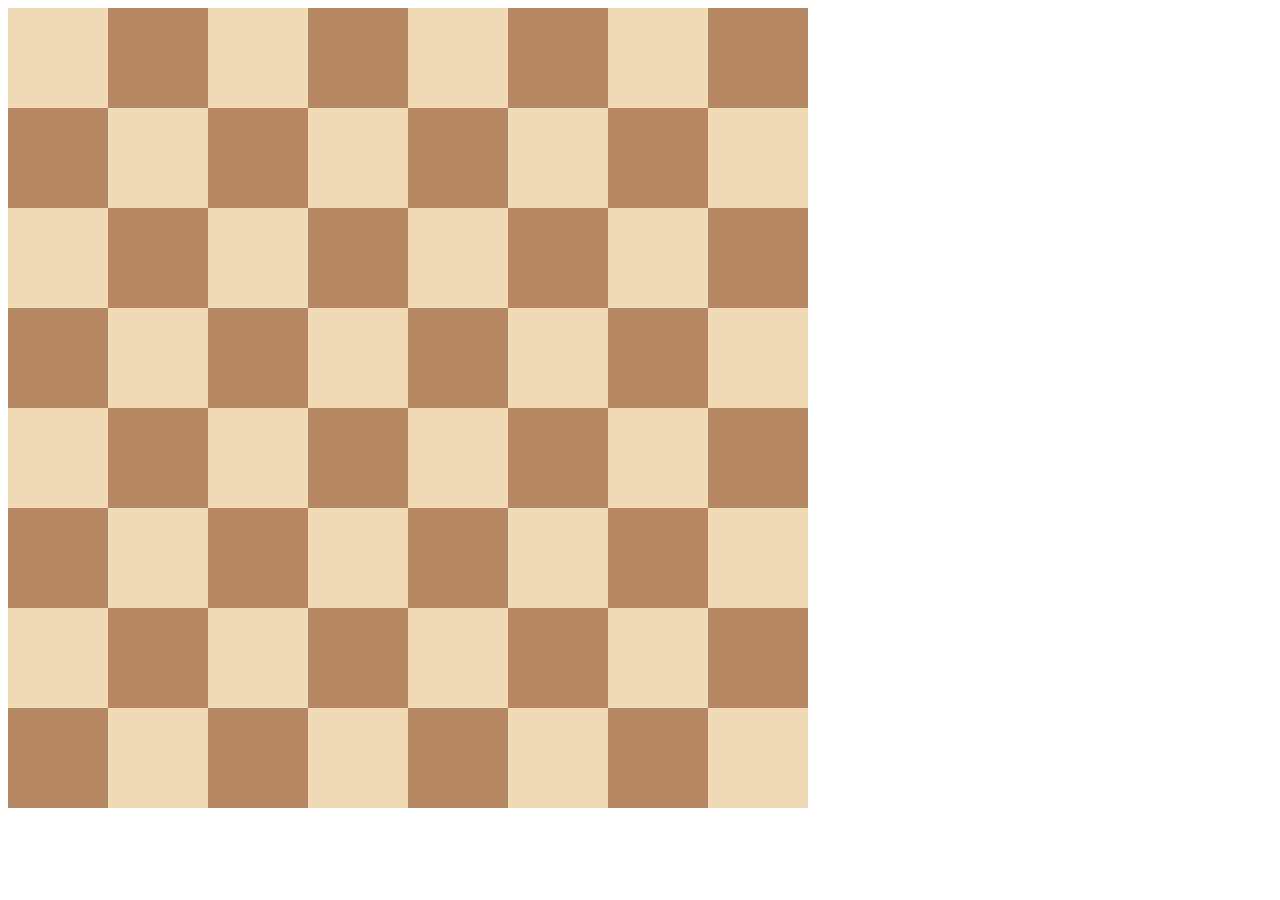
<file: 10.0 Display Grid/index.html>
<!DOCTYPE html>
<html>

<head>
  <title>Chessboard</title>
  <style>

  .container {
    width: 500px;
    display: grid;
    grid-template-columns: 1fr 1fr 1fr 1fr 1fr 1fr 1fr 1fr;
    grid-template-rows: 1fr 1fr 1fr 1fr 1fr 1fr 1fr 1fr;

   

  }

  .white{
    background-color: #f0d9b5;
    height: 100px;
    width: 100px;
  }

  .black{
    height: 100px;
    width: 100px;
    background-color: #b58863;
  }
  
  
  </style>


</head>

<body>
  <div class="container">
    <div class="white"></div>
    <div class="black"></div>
    <div class="white"></div>
    <div class="black"></div>
    <div class="white"></div>
    <div class="black"></div>
    <div class="white"></div>
    <div class="black"></div>
    <div class="black"></div>
    <div class="white"></div>
    <div class="black"></div>
    <div class="white"></div>
    <div class="black"></div>
    <div class="white"></div>
    <div class="black"></div>
    <div class="white"></div>
    <div class="white"></div>
    <div class="black"></div>
    <div class="white"></div>
    <div class="black"></div>
    <div class="white"></div>
    <div class="black"></div>
    <div class="white"></div>
    <div class="black"></div>
    <div class="black"></div>
    <div class="white"></div>
    <div class="black"></div>
    <div class="white"></div>
    <div class="black"></div>
    <div class="white"></div>
    <div class="black"></div>
    <div class="white"></div>
    <div class="white"></div>
    <div class="black"></div>
    <div class="white"></div>
    <div class="black"></div>
    <div class="white"></div>
    <div class="black"></div>
    <div class="white"></div>
    <div class="black"></div>
    <div class="black"></div>
    <div class="white"></div>
    <div class="black"></div>
    <div class="white"></div>
    <div class="black"></div>
    <div class="white"></div>
    <div class="black"></div>
    <div class="white"></div>
    <div class="white"></div>
    <div class="black"></div>
    <div class="white"></div>
    <div class="black"></div>
    <div class="white"></div>
    <div class="black"></div>
    <div class="white"></div>
    <div class="black"></div>
    <div class="black"></div>
    <div class="white"></div>
    <div class="black"></div>
    <div class="white"></div>
    <div class="black"></div>
    <div class="white"></div>
    <div class="black"></div>
    <div class="white"></div>
  </div>
</body>

</html>
</file>
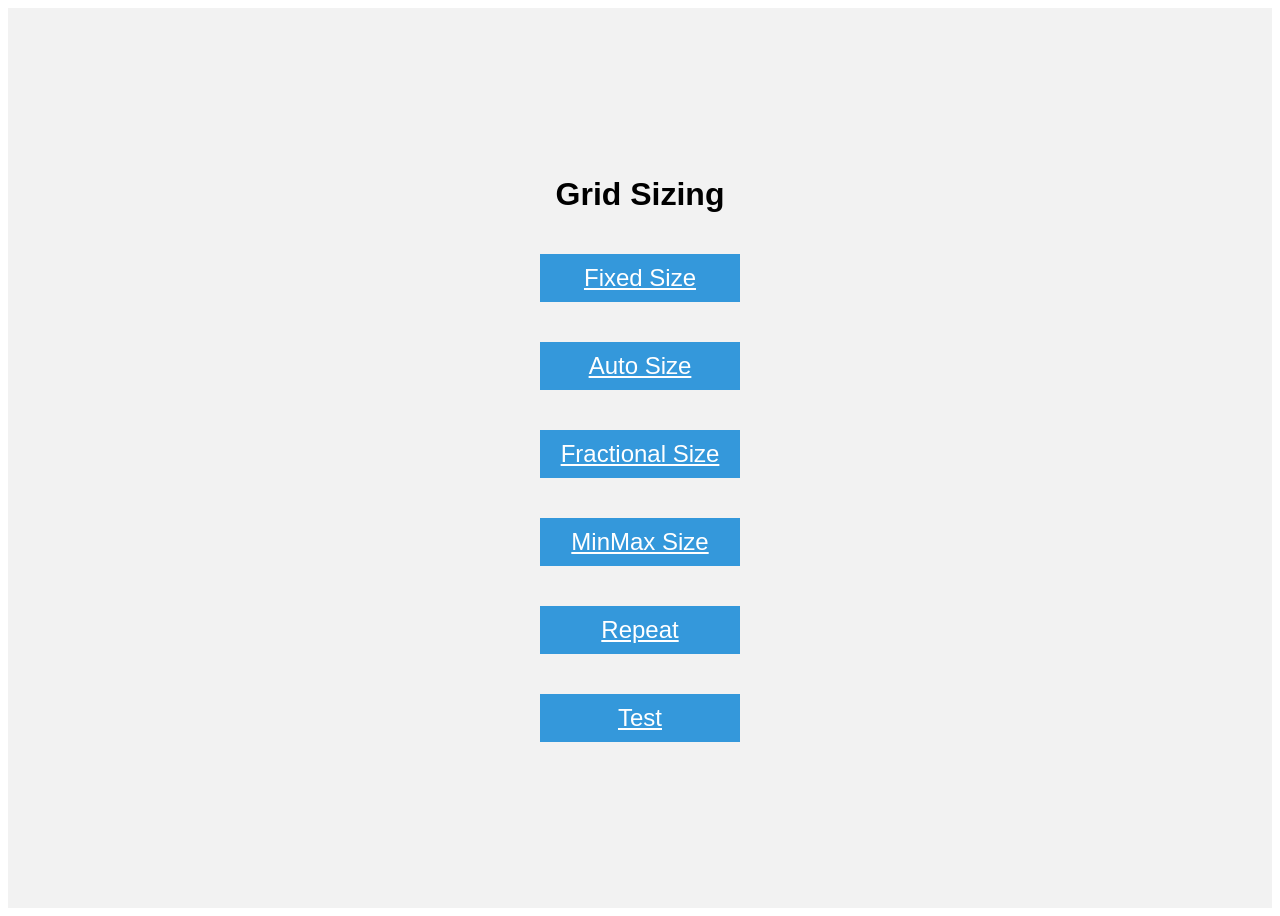
<file: 10.1 Grid Sizing/index.html>
<!DOCTYPE html>
<html lang="en">

<head>
  <meta charset="UTF-8">
  <meta name="google" content="notranslate">
  <meta name="viewport" content="width=device-width, initial-scale=1.0">
  <title>Grid Fundamentals</title>
  <style>
    body {
      font-family: sans-serif;
    }

    .container {
      display: flex;
      justify-content: center;
      align-items: center;
      flex-direction: column;
      height: 100vh;
      background-color: #f2f2f2;
    }

    .item {
      width: 200px;
      margin: 20px;
      background-color: #3498db;
      color: #fff;
      text-align: center;
      line-height: 2;
      font-size: 24px;
    }
  </style>
</head>

<body>
  <div class="container">
    <h1>Grid Sizing</h1>
    <a class="item" href="./fixed-size.html">Fixed Size</a>
    <a class="item" href="./auto-size.html">Auto Size</a>
    <a class="item" href="./fractional-size.html">Fractional Size</a>
    <a class="item" href="./minmax-size.html">MinMax Size</a>
    <a class="item" href="./repeat.html">Repeat</a>
    <a class="item" href="./test.html">Test</a>


  </div>
</body>

</html>
</file>
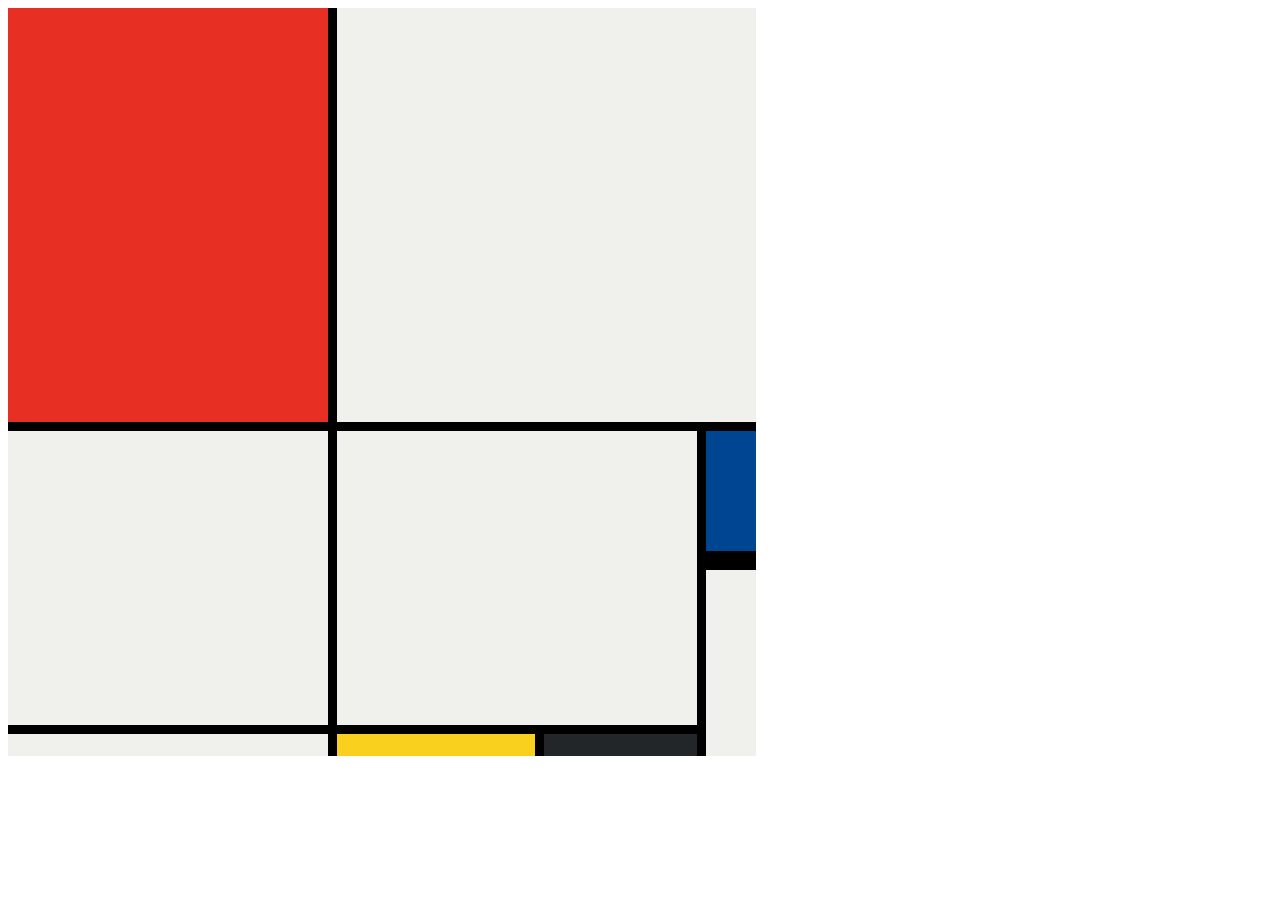
<file: 10.3 Mondrian Project/index.html>
<!DOCTYPE html>
<html lang="en">

<head>
  <meta charset="UTF-8">
  <meta name="viewport" content="width=device-width, initial-scale=1.0">
  <title>Mondrian Project</title>
  <style>
   
    .body {
      display: flex;
      justify-content: center;
      align-items: center;
      height: 100vh;
      margin: 0;
      padding: 0;
    }

    .container {
      height: 748px;
      width: 748px;
      display: grid;
      background-color: #000;
      grid-template-columns: 320px 198px 153px 50px;
      grid-template-rows: 414px 130px 155px 22px;
      gap: 9px;
    }

    .item {
      background-color: #F0F1EC;
    }

    .red {
      background-color: #E72F24;
    }

    .white1 {
      grid-column: span 3;
    }

    .white2 {
      grid-row: span 2;
    }

    .white3 {
      grid-area: 2 / 2 / 4 /4
    }

    .blue {
      background-color: #004592;
      border-bottom: 10px solid #000;
    }

    .white4 {
      grid-row: span 2;
    }

    .yellow {
      background-color: #F9D01E;
    }

    .black {
      background-color: #232629;
    }
  </style>
</head>

<body>
  

  <div class="container">
    <div class="item red"></div>
    <div class="item white1"></div>
    <div class="item white2"></div>
    <div class="item white3"></div>

    <div class="item blue"></div>
    <div class="item white4"></div>

    <div class="item"></div>
    <div class="item yellow"></div>
    <div class="item black"></div>
  </div>
</body>

</html>
</file>
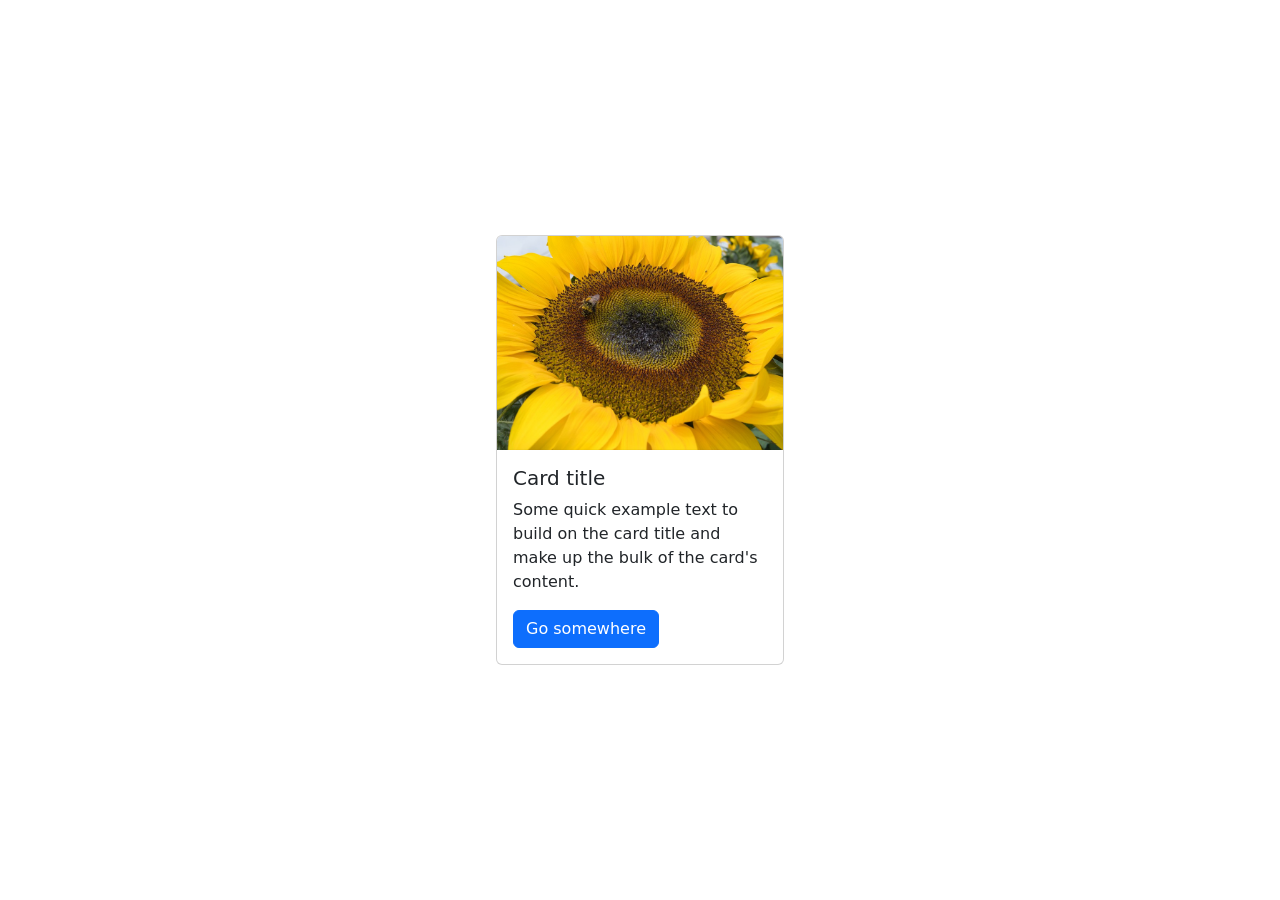
<file: 11.0 Bootstrap Intro/index.html>
<!doctype html>
<html lang="en">

<head>
  <meta charset="utf-8">
  <meta name="viewport" content="width=device-width, initial-scale=1">
  <title>Bootstrap</title>
 

  <link href="https://cdn.jsdelivr.net/npm/bootstrap@5.3.2/dist/css/bootstrap.min.css" 
  rel="stylesheet" integrity="sha384-T3c6CoIi6uLrA9TneNEoa7RxnatzjcDSCmG1MXxSR1GAsXEV/Dwwykc2MPK8M2HN" crossorigin="anonymous">

  <style>
   

    .flex-container{
      display: flex;
      justify-content: center;
      align-items: center;
      height: 100vh;
    }
    
  </style>
</head>

<body>
  <div class="flex-container">
   

    <div class="card" style="width: 18rem;">
         
      <img src="./flower.jpg" class="card-img-top" alt="flower image">
      <div class="card-body">
        <h5 class="card-title">Card title</h5>
        <p class="card-text">Some quick example text to build on the card title and make up the bulk of the card's content.</p>
        <a href="#" class="btn btn-primary">Go somewhere</a>
      </div>
    </div>

 
  </div>
</body>

</html>
</file>
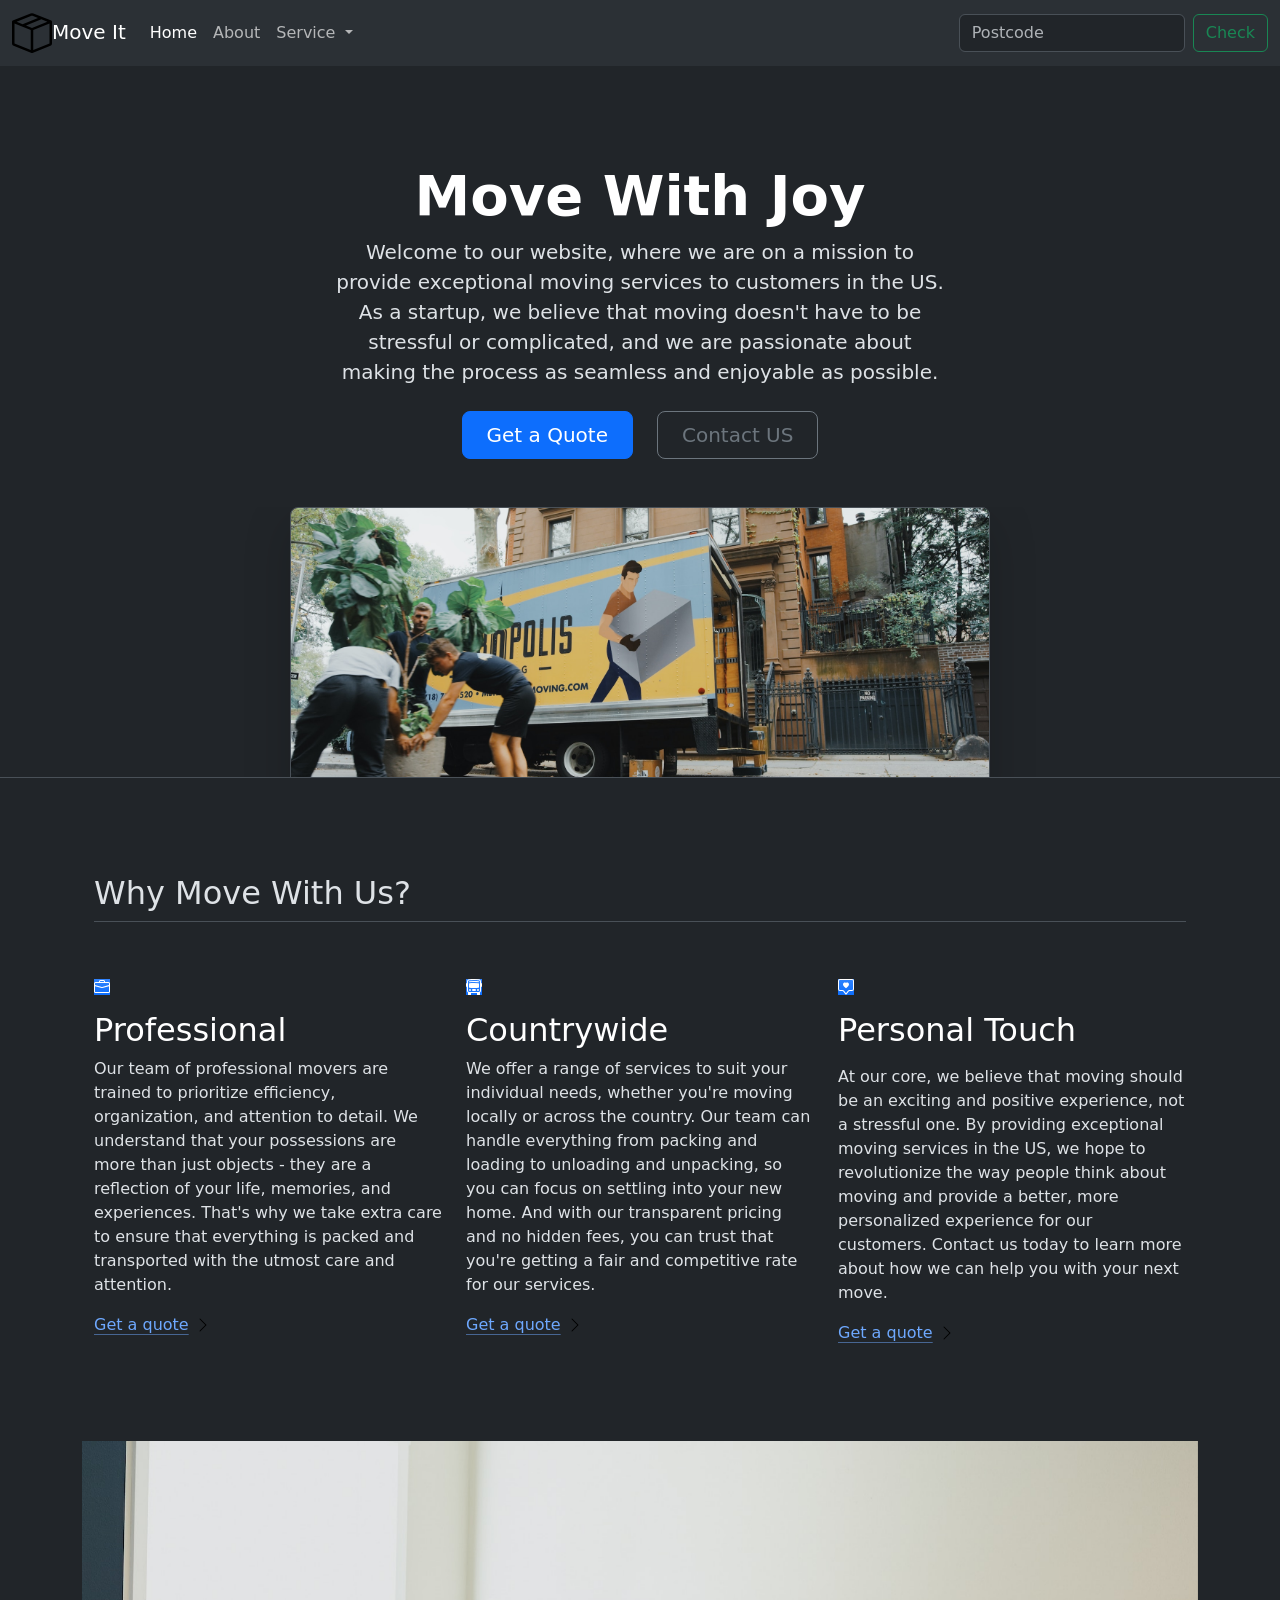
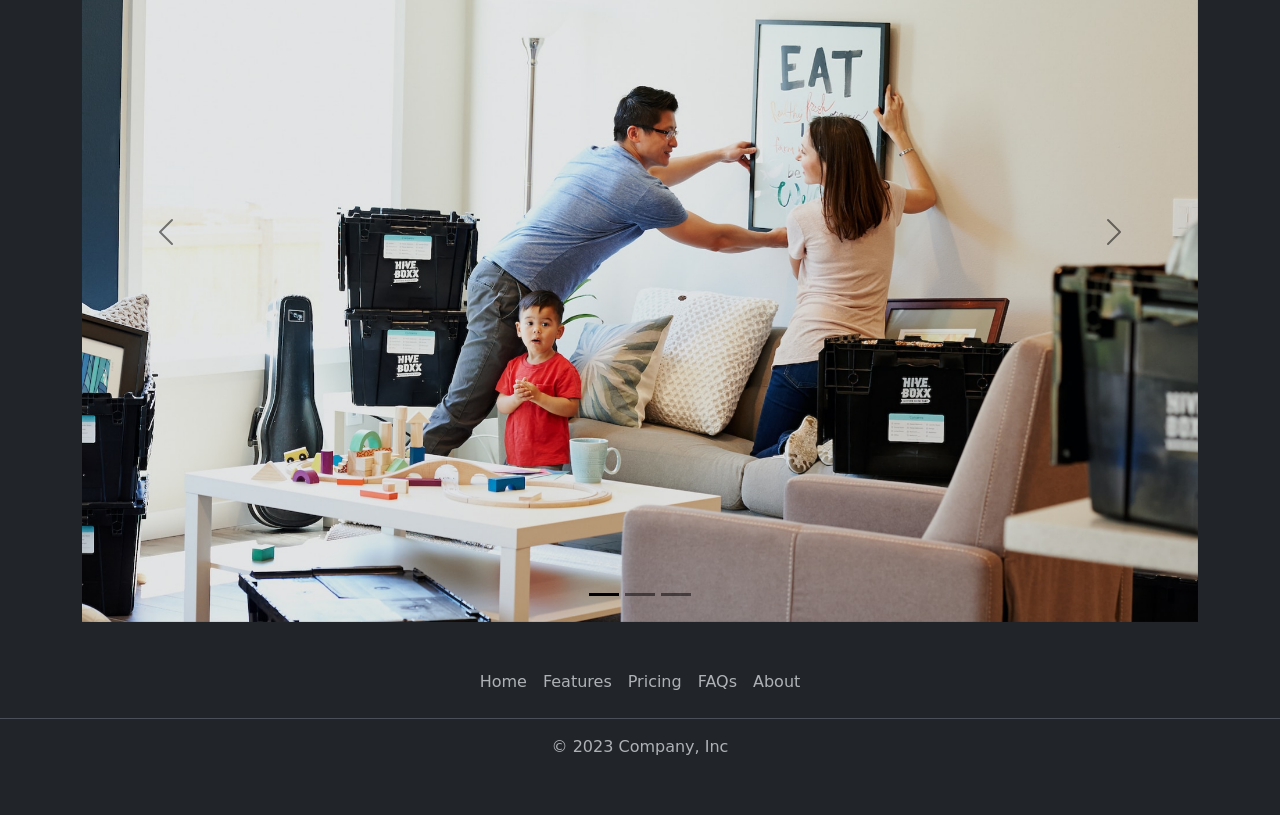
<file: 11.2 Bootstrap Components/index.html>
<!DOCTYPE html>
<html lang="en" data-bs-theme="dark">

<head>
  <meta charset="UTF-8">
  <meta name="viewport" content="width=device-width, initial-scale=1.0">
  <title>Bootstrap Components</title>

  <link href="https://cdn.jsdelivr.net/npm/bootstrap@5.3.0-alpha2/dist/css/bootstrap.min.css" rel="stylesheet"
    integrity="sha384-aFq/bzH65dt+w6FI2ooMVUpc+21e0SRygnTpmBvdBgSdnuTN7QbdgL+OapgHtvPp" crossorigin="anonymous">
  
  
  <style>

  </style>


</head>

<body>

  <nav class="navbar navbar-expand-lg bg-body-tertiary">
    <div class="container-fluid">
      <a class="navbar-brand" href="#"><img src="./box-seam.svg" height="40px">Move It</a>
      <button class="navbar-toggler" type="button" data-bs-toggle="collapse" data-bs-target="#navbarSupportedContent" aria-controls="navbarSupportedContent" aria-expanded="false" aria-label="Toggle navigation">
        <span class="navbar-toggler-icon"></span>
      </button>
      <div class="collapse navbar-collapse" id="navbarSupportedContent">
        <ul class="navbar-nav me-auto mb-2 mb-lg-0">
          <li class="nav-item">
            <a class="nav-link active" aria-current="page" href="#">Home</a>
          </li>
          <li class="nav-item">
            <a class="nav-link" href="#">About</a>
          </li>
          <li class="nav-item dropdown">
            <a class="nav-link dropdown-toggle" href="#" role="button" data-bs-toggle="dropdown" aria-expanded="false">
              Service
            </a>
            <ul class="dropdown-menu">
              <li><a class="dropdown-item" href="#">Action</a></li>
              <li><a class="dropdown-item" href="#">Another action</a></li>
              <li><hr class="dropdown-divider"></li>
              <li><a class="dropdown-item" href="#">Something else here</a></li>
            </ul>
          </li>
         
        </ul>
        <form class="d-flex" role="search">
          <input class="form-control me-2" type="search" placeholder="Postcode" aria-label="Search">
          <button class="btn btn-outline-success" type="submit">Check</button>
        </form>
      </div>
    </div>
  </nav>
  
  <div class="px-4 pt-5 my-5 text-center border-bottom">
    <h1 class="display-4 fw-bold text-body-emphasis">Move With Joy</h1>
    <div class="col-lg-6 mx-auto">
      <p class="lead mb-4">Welcome to our website, where we are on a mission to provide exceptional moving services to customers in the US. As a startup, we believe that moving doesn't have to be stressful or complicated, and we are passionate about making the process as seamless and enjoyable as possible.</p>
      <div class="d-grid gap-2 d-sm-flex justify-content-sm-center mb-5">
        <button type="button" class="btn btn-primary btn-lg px-4 me-sm-3">Get a Quote</button>
        <button type="button" class="btn btn-outline-secondary btn-lg px-4">Contact US</button>
      </div>
    </div>
    <div class="overflow-hidden" style="max-height: 30vh;">
      <div class="container px-5">
        <img src="./moving-van.jpg" class="img-fluid border rounded-3 shadow-lg mb-4" alt="Example image" width="700" height="500" loading="lazy">
      </div>
    </div>
  </div>

  <div class="container px-4 py-5" id="featured-3">
    <h2 class="pb-2 border-bottom">Why Move With Us?</h2>
    <div class="row g-4 py-5 row-cols-1 row-cols-lg-3">
      <div class="feature col">
        <div class="feature-icon d-inline-flex align-items-center justify-content-center text-bg-primary bg-gradient fs-2 mb-3">
          <img src="./briefcase.svg" alt="briefcase">
        </div>
        <h3 class="fs-2 text-body-emphasis">Professional</h3>
        <p>Our team of professional movers are trained to prioritize efficiency, organization, and attention to detail. We understand that your possessions are more than just objects - they are a reflection of your life, memories, and experiences. That's why we take extra care to ensure that everything is packed and transported with the utmost care and attention.</p>
        <a href="#" class="icon-link">
          Get a quote
         <img src="./chevron-right.svg" alt="chevron-right">
        </a>
      </div>
      <div class="feature col">
        <div class="feature-icon d-inline-flex align-items-center justify-content-center text-bg-primary bg-gradient fs-2 mb-3">
         <img src="./bus-front.svg" alt="bus-front">
        </div>
        <h3 class="fs-2 text-body-emphasis">Countrywide</h3>
        <p>We offer a range of services to suit your individual needs, whether you're moving locally or across the country. Our team can handle everything from packing and loading to unloading and unpacking, so you can focus on settling into your new home. And with our transparent pricing and no hidden fees, you can trust that you're getting a fair and competitive rate for our services.
        </p>
        <a href="#" class="icon-link">
          Get a quote
          <img src="./chevron-right.svg" alt="chevron-right">
        </a>
      </div>
      <div class="feature col">
        <div class="feature-icon d-inline-flex align-items-center justify-content-center text-bg-primary bg-gradient fs-2 mb-3">
          <img src="./chat-square-heart.svg" alt="chat-square heart">
        </div>
        <h3 class="fs-2 text-body-emphasis">Personal Touch</h3> 
      </p>At our core, we believe that moving should be an exciting and positive experience, not a stressful one. By providing exceptional moving services in the US, we hope to revolutionize the way people think about moving and provide a better, more personalized experience for our customers. Contact us today to learn more about how we can help you with your next move.</p>
      
        <a href="#" class="icon-link">
          Get a quote
          <img src="./chevron-right.svg" alt="chevron-right">
        </a>
      </div>
    </div>
  </div>

<div class= "container">
  <div id="carouselExampleIndicators" class="carousel slide">
    <div class="carousel-indicators">
      <button type="button" data-bs-target="#carouselExampleIndicators" data-bs-slide-to="0" class="active" aria-current="true" aria-label="Slide 1"></button>
      <button type="button" data-bs-target="#carouselExampleIndicators" data-bs-slide-to="1" aria-label="Slide 2"></button>
      <button type="button" data-bs-target="#carouselExampleIndicators" data-bs-slide-to="2" aria-label="Slide 3"></button>
    </div>
    <div class="carousel-inner">
      <div class="carousel-item active">
        <img src="./family.jpg" class="d-block w-100" alt="family">
      </div>
      <div class="carousel-item">
        <img src="./couple.jpg" class="d-block w-100" alt="couple">
      </div>
      <div class="carousel-item">
        <img src="./dog.jpg" class="d-block w-100" alt="dog">
      </div>
    </div>
    <button class="carousel-control-prev" type="button" data-bs-target="#carouselExampleIndicators" data-bs-slide="prev">
      <span class="carousel-control-prev-icon" aria-hidden="true"></span>
      <span class="visually-hidden">Previous</span>
    </button>
    <button class="carousel-control-next" type="button" data-bs-target="#carouselExampleIndicators" data-bs-slide="next">
      <span class="carousel-control-next-icon" aria-hidden="true"></span>
      <span class="visually-hidden">Next</span>
    </button>
  </div>

</div>

<footer class="py-3 my-4">
  <ul class="nav justify-content-center border-bottom pb-3 mb-3">
    <li class="nav-item"><a href="#" class="nav-link px-2 text-body-secondary">Home</a></li>
    <li class="nav-item"><a href="#" class="nav-link px-2 text-body-secondary">Features</a></li>
    <li class="nav-item"><a href="#" class="nav-link px-2 text-body-secondary">Pricing</a></li>
    <li class="nav-item"><a href="#" class="nav-link px-2 text-body-secondary">FAQs</a></li>
    <li class="nav-item"><a href="#" class="nav-link px-2 text-body-secondary">About</a></li>
  </ul>
  <p class="text-center text-body-secondary">© 2023 Company, Inc</p>
</footer>


  <script src="https://cdn.jsdelivr.net/npm/bootstrap@5.3.2/dist/js/bootstrap.bundle.min.js" 
    integrity="sha384-C6RzsynM9kWDrMNeT87bh95OGNyZPhcTNXj1NW7RuBCsyN/o0jlpcV8Qyq46cDfL" crossorigin="anonymous"></script>

</body>

</html>
</file>
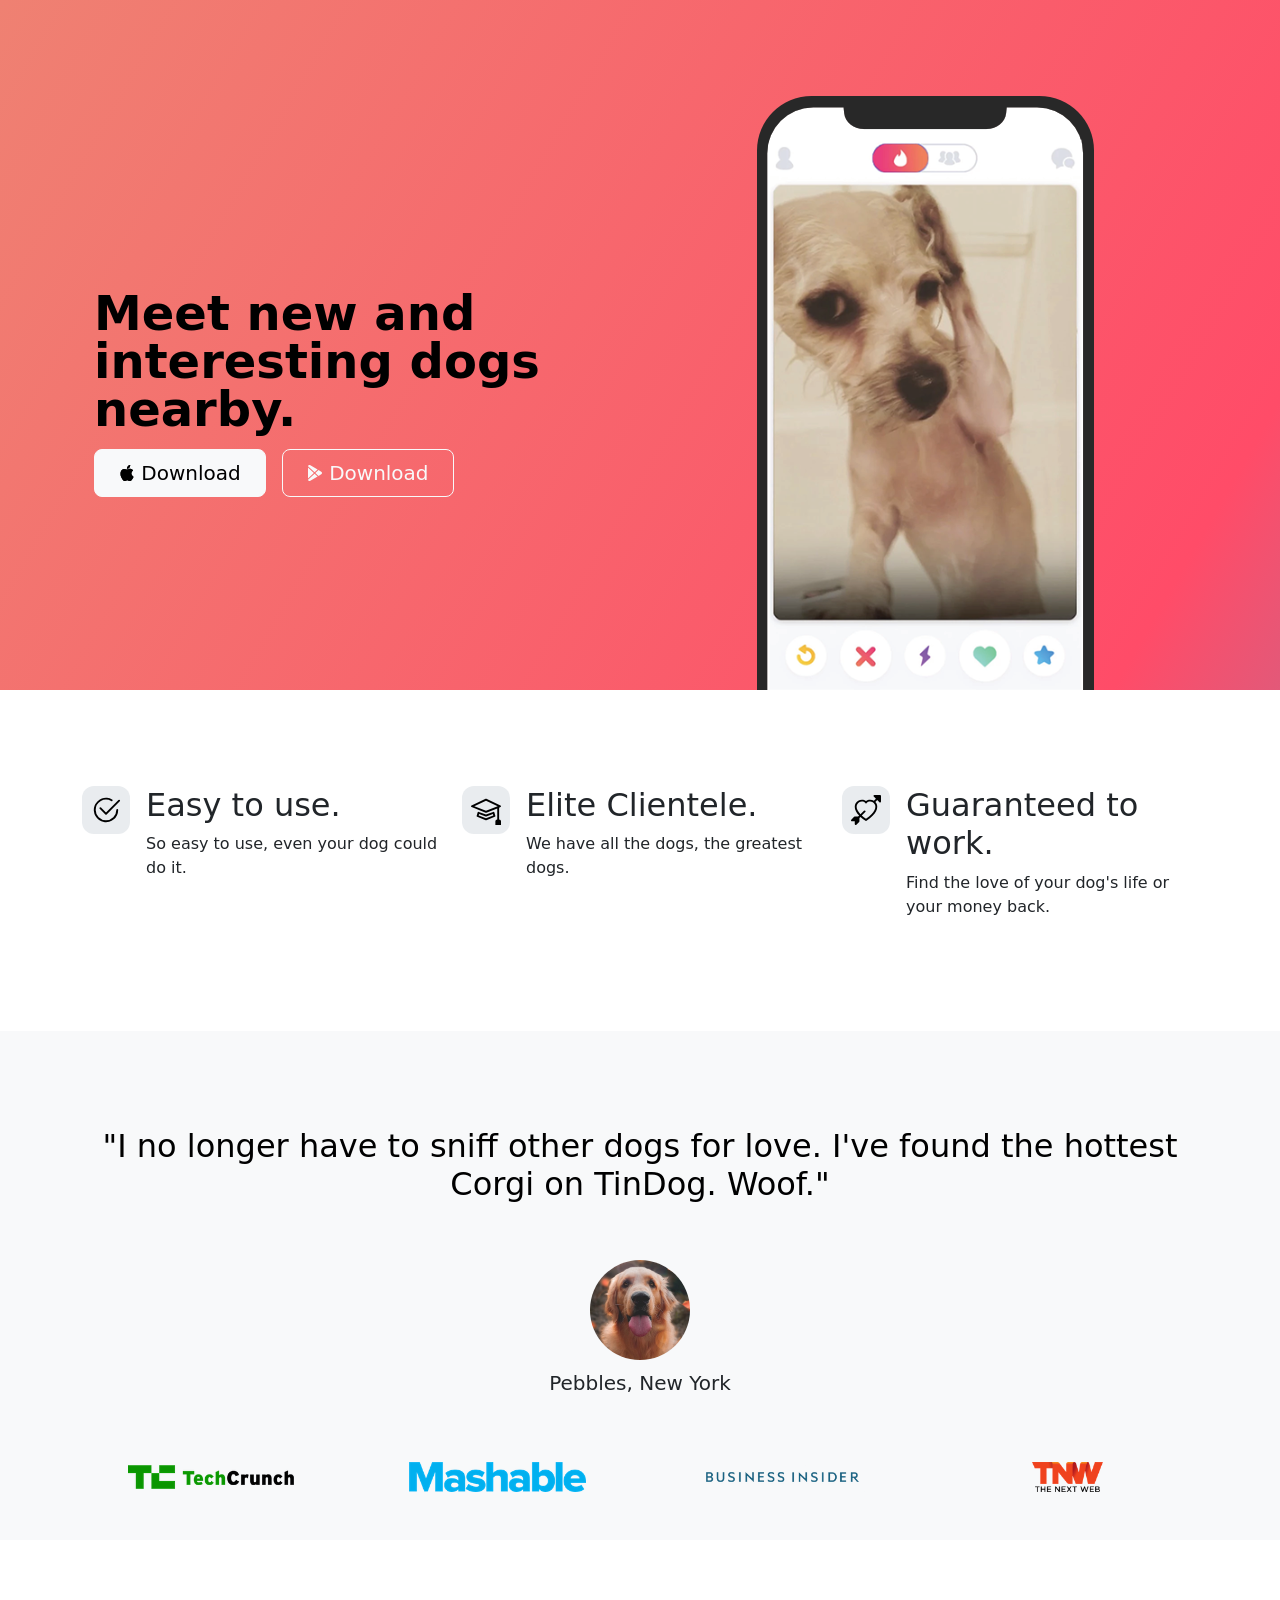
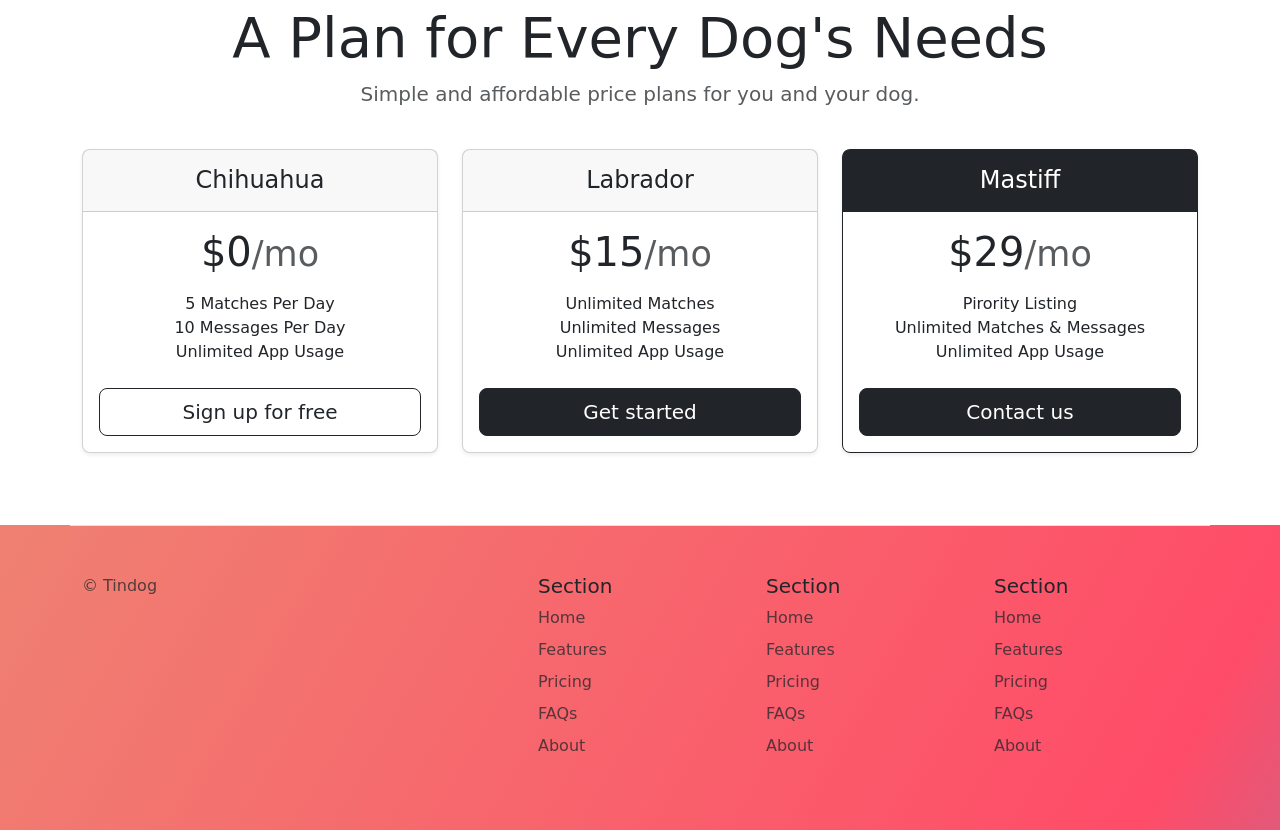
<file: 11.3 TinDog Project/index.html>
<!DOCTYPE html>
<html lang="en">

<head>
  <meta charset="UTF-8">
  <meta name="viewport" content="width=device-width, initial-scale=1.0">
  <title>TinDog</title>
  <link href="https://cdn.jsdelivr.net/npm/bootstrap@5.3.0-alpha3/dist/css/bootstrap.min.css" rel="stylesheet"
    integrity="sha384-KK94CHFLLe+nY2dmCWGMq91rCGa5gtU4mk92HdvYe+M/SXH301p5ILy+dN9+nJOZ" crossorigin="anonymous">
  <link rel="stylesheet" href="./style.css">
</head>

<body>


  <!-- Title -->
  <section id="title" class="gradient-background">

    <div class="container col-xxl-8 px-4 pt-5">
      <div class="row flex-lg-row-reverse align-items-center g-5 pt-5">
        <div class="col-10 col-sm-8 col-lg-6">
          <img src="./images/iphone.png" class="d-block mx-lg-auto img-fluid" alt="Bootstrap Themes" height="200"
            loading="lazy">
        </div>
        <div class="col-lg-6">
          <h1 class="display-5 fw-bold text-body-emphasis lh-1 mb-3">Meet new and interesting dogs nearby.</h1>

          <div class="d-grid gap-2 d-md-flex justify-content-md-start">
            <button type="button" class="btn btn-light btn-lg px-4 me-md-2"><svg xmlns="http://www.w3.org/2000/svg"
                width="16" height="16" fill="currentColor" class="bi bi-apple mb-1" viewBox="0 0 16 16">
                <path
                  d="M11.182.008C11.148-.03 9.923.023 8.857 1.18c-1.066 1.156-.902 2.482-.878 2.516.024.034 1.52.087 2.475-1.258.955-1.345.762-2.391.728-2.43Zm3.314 11.733c-.048-.096-2.325-1.234-2.113-3.422.212-2.189 1.675-2.789 1.698-2.854.023-.065-.597-.79-1.254-1.157a3.692 3.692 0 0 0-1.563-.434c-.108-.003-.483-.095-1.254.116-.508.139-1.653.589-1.968.607-.316.018-1.256-.522-2.267-.665-.647-.125-1.333.131-1.824.328-.49.196-1.422.754-2.074 2.237-.652 1.482-.311 3.83-.067 4.56.244.729.625 1.924 1.273 2.796.576.984 1.34 1.667 1.659 1.899.319.232 1.219.386 1.843.067.502-.308 1.408-.485 1.766-.472.357.013 1.061.154 1.782.539.571.197 1.111.115 1.652-.105.541-.221 1.324-1.059 2.238-2.758.347-.79.505-1.217.473-1.282Z" />
                <path
                  d="M11.182.008C11.148-.03 9.923.023 8.857 1.18c-1.066 1.156-.902 2.482-.878 2.516.024.034 1.52.087 2.475-1.258.955-1.345.762-2.391.728-2.43Zm3.314 11.733c-.048-.096-2.325-1.234-2.113-3.422.212-2.189 1.675-2.789 1.698-2.854.023-.065-.597-.79-1.254-1.157a3.692 3.692 0 0 0-1.563-.434c-.108-.003-.483-.095-1.254.116-.508.139-1.653.589-1.968.607-.316.018-1.256-.522-2.267-.665-.647-.125-1.333.131-1.824.328-.49.196-1.422.754-2.074 2.237-.652 1.482-.311 3.83-.067 4.56.244.729.625 1.924 1.273 2.796.576.984 1.34 1.667 1.659 1.899.319.232 1.219.386 1.843.067.502-.308 1.408-.485 1.766-.472.357.013 1.061.154 1.782.539.571.197 1.111.115 1.652-.105.541-.221 1.324-1.059 2.238-2.758.347-.79.505-1.217.473-1.282Z" />
              </svg> Download</button>
            <button type="button" class="btn btn-outline-light btn-lg px-4"><svg xmlns="http://www.w3.org/2000/svg"
                width="16" height="16" fill="currentColor" class="bi bi-google-play mb-1" viewBox="0 0 16 16">
                <path
                  d="M14.222 9.374c1.037-.61 1.037-2.137 0-2.748L11.528 5.04 8.32 8l3.207 2.96 2.694-1.586Zm-3.595 2.116L7.583 8.68 1.03 14.73c.201 1.029 1.36 1.61 2.303 1.055l7.294-4.295ZM1 13.396V2.603L6.846 8 1 13.396ZM1.03 1.27l6.553 6.05 3.044-2.81L3.333.215C2.39-.341 1.231.24 1.03 1.27Z" />
              </svg> Download</button>
          </div>
        </div>
      </div>
    </div>
  </section>
  <!-- Features -->
  <section id="features">
    <div class="container mt-5">
      <div class="row g-4 py-5 row-cols-1 row-cols-lg-3">
        <div class="col d-flex align-items-start">
          <div
            class="icon-square text-body-emphasis bg-body-secondary d-inline-flex align-items-center justify-content-center fs-4 flex-shrink-0 me-3">
            <svg xmlns="http://www.w3.org/2000/svg" height="30" fill="currentColor" class="bi bi-check2-circle"
              viewBox="0 0 16 16">
              <path
                d="M2.5 8a5.5 5.5 0 0 1 8.25-4.764.5.5 0 0 0 .5-.866A6.5 6.5 0 1 0 14.5 8a.5.5 0 0 0-1 0 5.5 5.5 0 1 1-11 0z" />
              <path
                d="M15.354 3.354a.5.5 0 0 0-.708-.708L8 9.293 5.354 6.646a.5.5 0 1 0-.708.708l3 3a.5.5 0 0 0 .708 0l7-7z" />
            </svg>
          </div>
          <div>
            <h3 class="fs-2">Easy to use.</h3>
            <p>So easy to use, even your dog could do it.</p>

          </div>
        </div>
        <div class="col d-flex align-items-start">
          <div
            class="icon-square text-body-emphasis bg-body-secondary d-inline-flex align-items-center justify-content-center fs-4 flex-shrink-0 me-3">
            <svg xmlns="http://www.w3.org/2000/svg" height="30" fill="currentColor" class="bi bi-mortarboard"
              viewBox="0 0 16 16">
              <path
                d="M8.211 2.047a.5.5 0 0 0-.422 0l-7.5 3.5a.5.5 0 0 0 .025.917l7.5 3a.5.5 0 0 0 .372 0L14 7.14V13a1 1 0 0 0-1 1v2h3v-2a1 1 0 0 0-1-1V6.739l.686-.275a.5.5 0 0 0 .025-.917l-7.5-3.5ZM8 8.46 1.758 5.965 8 3.052l6.242 2.913L8 8.46Z" />
              <path
                d="M4.176 9.032a.5.5 0 0 0-.656.327l-.5 1.7a.5.5 0 0 0 .294.605l4.5 1.8a.5.5 0 0 0 .372 0l4.5-1.8a.5.5 0 0 0 .294-.605l-.5-1.7a.5.5 0 0 0-.656-.327L8 10.466 4.176 9.032Zm-.068 1.873.22-.748 3.496 1.311a.5.5 0 0 0 .352 0l3.496-1.311.22.748L8 12.46l-3.892-1.556Z" />
            </svg>
          </div>
          <div>
            <h3 class="fs-2">Elite Clientele.</h3>
            <p>We have all the dogs, the greatest dogs.</p>

          </div>
        </div>
        <div class="col d-flex align-items-start">
          <div
            class="icon-square text-body-emphasis bg-body-secondary d-inline-flex align-items-center justify-content-center fs-4 flex-shrink-0 me-3">
            <svg xmlns="http://www.w3.org/2000/svg" height="30" fill="currentColor" class="bi bi-arrow-through-heart"
              viewBox="0 0 16 16">
              <path fill-rule="evenodd"
                d="M2.854 15.854A.5.5 0 0 1 2 15.5V14H.5a.5.5 0 0 1-.354-.854l1.5-1.5A.5.5 0 0 1 2 11.5h1.793l.53-.53c-.771-.802-1.328-1.58-1.704-2.32-.798-1.575-.775-2.996-.213-4.092C3.426 2.565 6.18 1.809 8 3.233c1.25-.98 2.944-.928 4.212-.152L13.292 2 12.147.854A.5.5 0 0 1 12.5 0h3a.5.5 0 0 1 .5.5v3a.5.5 0 0 1-.854.354L14 2.707l-1.006 1.006c.236.248.44.531.6.845.562 1.096.585 2.517-.213 4.092-.793 1.563-2.395 3.288-5.105 5.08L8 13.912l-.276-.182a21.86 21.86 0 0 1-2.685-2.062l-.539.54V14a.5.5 0 0 1-.146.354l-1.5 1.5Zm2.893-4.894A20.419 20.419 0 0 0 8 12.71c2.456-1.666 3.827-3.207 4.489-4.512.679-1.34.607-2.42.215-3.185-.817-1.595-3.087-2.054-4.346-.761L8 4.62l-.358-.368c-1.259-1.293-3.53-.834-4.346.761-.392.766-.464 1.845.215 3.185.323.636.815 1.33 1.519 2.065l1.866-1.867a.5.5 0 1 1 .708.708L5.747 10.96Z" />
            </svg>
          </div>
          <div>
            <h3 class="fs-2">Guaranteed to work.</h3>
            <p>Find the love of your dog's life or your money back.</p>

          </div>
        </div>
      </div>
    </div>
  </section>
  <!-- Testimonial -->
  <section id="testimonial">
    <div class="my-5">
      <div class="p-5 text-center bg-body-tertiary">
        <div class="container py-5">
          <h2 class="text-body-emphasis">"I no longer have to sniff other dogs for love. I've found the hottest Corgi on
            TinDog. Woof."</h2>
          <img class="profile-img mt-5" src="./images/dog-img.jpg" alt="dog image">
          <p class="col-lg-8 mx-auto lead mt-2">
            Pebbles, New York
          </p>
        </div>

        <div class="container">
          <div class="row">
            <div class="col-lg-3 col-sm-12">
              <img src="./images/techcrunch.png" alt="techcrunch" height="30">
            </div>
            <div class="col-lg-3 col-sm-12">
              <img src="./images/mashable.png" alt="mashable" height="30">
            </div>
            <div class="col-lg-3 col-sm-12">
              <img src="./images/bizinsider.png" alt="bizinsider" height="30">
            </div>
            <div class="col-lg-3 col-sm-12">
              <img src="./images/tnw.png" alt="tnw" height="30">
            </div>
          </div>
        </div>
      </div>
    </div>
  </section>
  <!-- Pricing -->
  <section id="pricing">
    <div class="container">
      <div class="pricing-header p-3 pb-md-4 mx-auto text-center">
        <h2 class="display-4 fw-normal">A Plan for Every Dog's Needs</h2>
        <p class="fs-5 text-body-secondary">Simple and affordable price plans for you and your dog.
      </div>
      <div class="row row-cols-1 row-cols-md-3 mb-3 text-center">
        <div class="col">
          <div class="card mb-4 rounded-3 shadow-sm">
            <div class="card-header py-3">
              <h4 class="my-0 fw-normal">Chihuahua</h4>
            </div>
            <div class="card-body">
              <h1 class="card-title pricing-card-title">$0<small class="text-body-secondary fw-light">/mo</small></h1>
              <ul class="list-unstyled mt-3 mb-4">
                <li>5 Matches Per Day</li>
                <li>10 Messages Per Day</li>
                <li>Unlimited App Usage</li>
              </ul>
              <button type="button" class="w-100 btn btn-lg btn-outline-dark">Sign up for free</button>
            </div>
          </div>
        </div>
        <div class="col">
          <div class="card mb-4 rounded-3 shadow-sm">
            <div class="card-header py-3">
              <h4 class="my-0 fw-normal">Labrador</h4>
            </div>
            <div class="card-body">
              <h1 class="card-title pricing-card-title">$15<small class="text-body-secondary fw-light">/mo</small></h1>
              <ul class="list-unstyled mt-3 mb-4">
                <li>Unlimited Matches</li>
                <li>Unlimited Messages</li>
                <li>Unlimited App Usage</li>
              </ul>
              <button type="button" class="w-100 btn btn-lg btn-dark">Get started</button>
            </div>
          </div>
        </div>
        <div class="col">
          <div class="card mb-4 rounded-3 shadow-sm border-dark">
            <div class="card-header py-3 text-bg-dark border-dark">
              <h4 class="my-0 fw-normal">Mastiff</h4>
            </div>
            <div class="card-body">
              <h1 class="card-title pricing-card-title">$29<small class="text-body-secondary fw-light">/mo</small></h1>
              <ul class="list-unstyled mt-3 mb-4">
                <li>Pirority Listing</li>
                <li>Unlimited Matches & Messages</li>
                <li>Unlimited App Usage</li>
              </ul>
              <button type="button" class="w-100 btn btn-lg btn-dark">Contact us</button>
            </div>
          </div>
        </div>
      </div>
    </div>
  </section>
  <!-- Footer -->
  <section id="contact" class="gradient-background">
    <div class="container ">
      <footer class="row row-cols-1 row-cols-sm-2 row-cols-md-5 py-5 mt-5 border-top">
        <div class="col mb-3">

          <p class="text-body-secondary">© Tindog</p>
        </div>

        <div class="col mb-3">

        </div>

        <div class="col mb-3">
          <h5>Section</h5>
          <ul class="nav flex-column">
            <li class="nav-item mb-2"><a href="#" class="nav-link p-0 text-body-secondary">Home</a></li>
            <li class="nav-item mb-2"><a href="#" class="nav-link p-0 text-body-secondary">Features</a></li>
            <li class="nav-item mb-2"><a href="#" class="nav-link p-0 text-body-secondary">Pricing</a></li>
            <li class="nav-item mb-2"><a href="#" class="nav-link p-0 text-body-secondary">FAQs</a></li>
            <li class="nav-item mb-2"><a href="#" class="nav-link p-0 text-body-secondary">About</a></li>
          </ul>
        </div>

        <div class="col mb-3">
          <h5>Section</h5>
          <ul class="nav flex-column">
            <li class="nav-item mb-2"><a href="#" class="nav-link p-0 text-body-secondary">Home</a></li>
            <li class="nav-item mb-2"><a href="#" class="nav-link p-0 text-body-secondary">Features</a></li>
            <li class="nav-item mb-2"><a href="#" class="nav-link p-0 text-body-secondary">Pricing</a></li>
            <li class="nav-item mb-2"><a href="#" class="nav-link p-0 text-body-secondary">FAQs</a></li>
            <li class="nav-item mb-2"><a href="#" class="nav-link p-0 text-body-secondary">About</a></li>
          </ul>
        </div>

        <div class="col mb-3">
          <h5>Section</h5>
          <ul class="nav flex-column">
            <li class="nav-item mb-2"><a href="#" class="nav-link p-0 text-body-secondary">Home</a></li>
            <li class="nav-item mb-2"><a href="#" class="nav-link p-0 text-body-secondary">Features</a></li>
            <li class="nav-item mb-2"><a href="#" class="nav-link p-0 text-body-secondary">Pricing</a></li>
            <li class="nav-item mb-2"><a href="#" class="nav-link p-0 text-body-secondary">FAQs</a></li>
            <li class="nav-item mb-2"><a href="#" class="nav-link p-0 text-body-secondary">About</a></li>
          </ul>
        </div>
      </footer>
    </div>
  </section>
</body>

</html>
</file>
<file: 11.3 TinDog Project/style.css>
.gradient-background {
  background: linear-gradient(300deg, #00bfff, #ff4c68, #ef8172);
  background-size: 180% 180%;
  animation: gradient-animation 18s ease infinite;
}

@keyframes gradient-animation {
  0% {
    background-position: 0% 50%;
  }
  50% {
    background-position: 100% 50%;
  }
  100% {
    background-position: 0% 50%;
  }
}

.icon-square {
  width: 3rem;
  height: 3rem;
  border-radius: 0.75rem;
}

.profile-img {
  border-radius: 50%;
  height: 100px;
}
</file>
